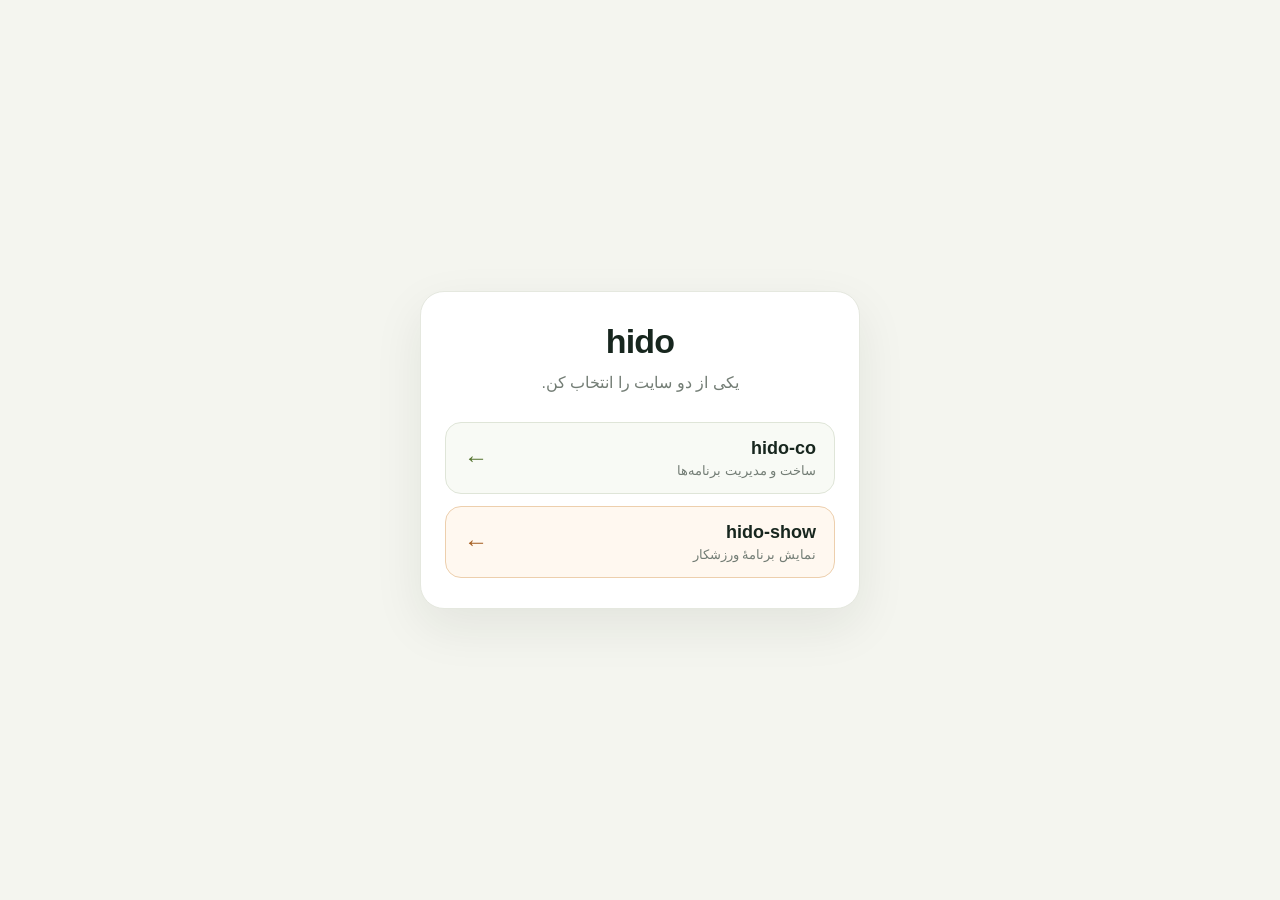
<file: index.html>
<!doctype html>
<html lang="fa" dir="rtl">
<head>
  <meta charset="utf-8">
  <meta name="viewport" content="width=device-width, initial-scale=1, viewport-fit=cover">
  <meta name="theme-color" content="#f4f5ef">
  <meta name="description" content="ورود به hido-co یا hido-show">
  <title>hido</title>
  <style>
    :root { color-scheme: light; font-family: Tahoma, Arial, sans-serif; background: #f4f5ef; color: #17261e; }
    * { box-sizing: border-box; }
    body { min-height: 100vh; min-height: 100svh; display: grid; place-items: center; margin: 0; padding: 24px; }
    main { width: min(100%, 440px); padding: 30px 24px; border: 1px solid #e5e8df; border-radius: 24px; background: #fff; box-shadow: 0 18px 50px #17261e14; text-align: center; }
    h1 { margin: 0 0 8px; font-size: 34px; letter-spacing: -.8px; }
    p { margin: 0 0 24px; color: #737d75; font-size: 16px; line-height: 1.8; }
    .site-links { display: grid; gap: 12px; }
    .site-button { display: flex; align-items: center; justify-content: space-between; gap: 14px; min-height: 72px; padding: 12px 18px; border: 1px solid #dfe5d8; border-radius: 16px; background: #f8faf5; color: inherit; text-align: right; text-decoration: none; transition: transform .15s ease, background .15s ease; -webkit-tap-highlight-color: transparent; }
    .site-button:active { transform: scale(.96); }
    .site-button strong { display: block; font-size: 18px; }
    .site-button small { display: block; margin-top: 4px; color: #737d75; font-size: 13px; }
    .site-button span:last-child { color: #54732e; font-size: 24px; }
    .site-button.is-show { border-color: #edcfad; background: #fff8f0; }
    .site-button.is-show span:last-child { color: #a45d20; }
    @media (prefers-reduced-motion: reduce) { .site-button { transition: none; } }
  </style>
</head>
<body>
  <main>
    <h1>hido</h1>
    <p>یکی از دو سایت را انتخاب کن.</p>
    <nav class="site-links" aria-label="انتخاب سایت">
      <a class="site-button" href="https://mhk-prog.github.io/hido/programs.html"><span><strong>hido-co</strong><small>ساخت و مدیریت برنامه‌ها</small></span><span aria-hidden="true">←</span></a>
      <a class="site-button is-show" href="https://mhk-prog.github.io/hido/hido-show.html"><span><strong>hido-show</strong><small>نمایش برنامهٔ ورزشکار</small></span><span aria-hidden="true">←</span></a>
    </nav>
  </main>
</body>
</html>
</file>
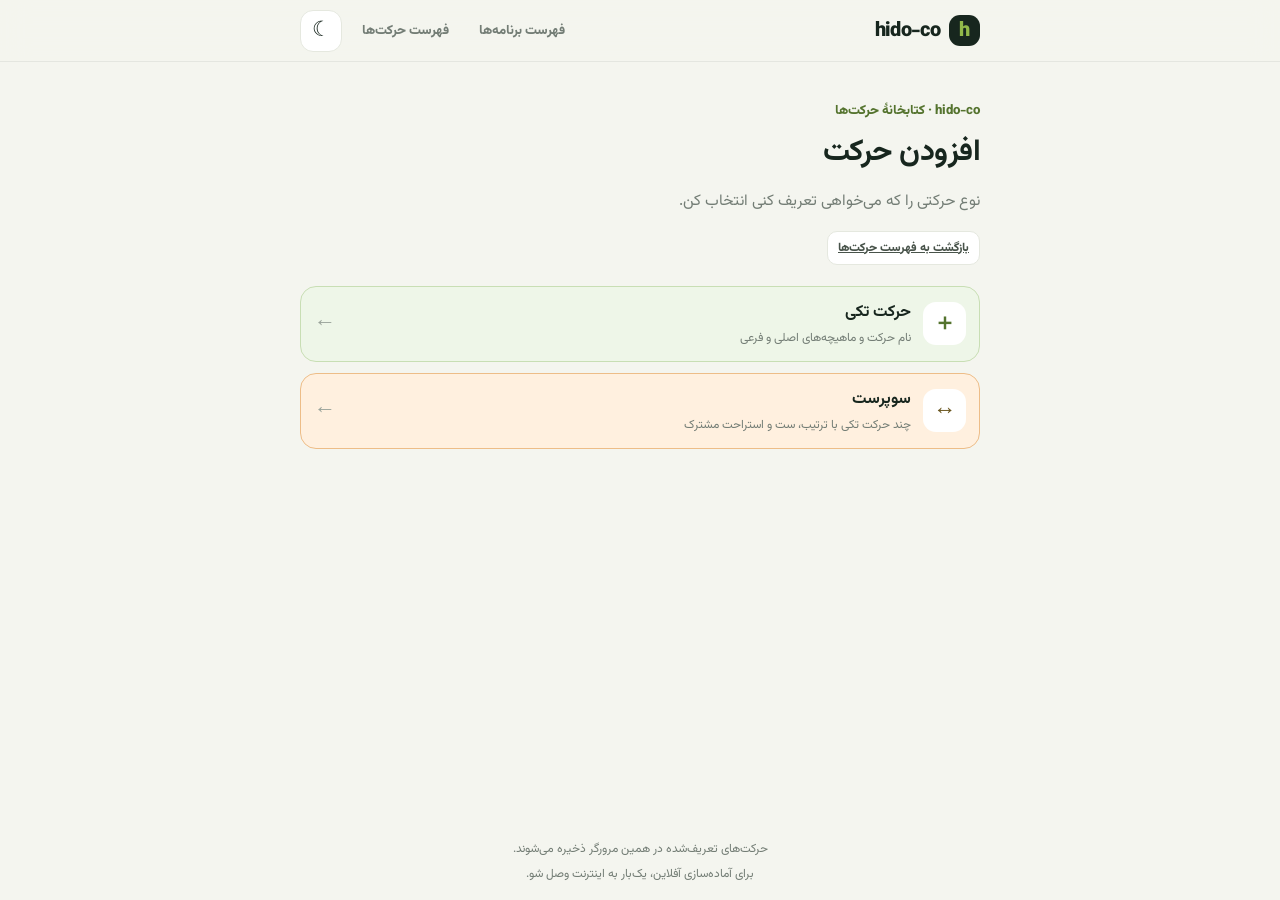
<file: exercise-editor.html>
<!doctype html>
<html lang="fa" dir="rtl">
<head>
  <meta charset="utf-8">
  <meta name="viewport" content="width=device-width, initial-scale=1, viewport-fit=cover">
  <meta name="theme-color" content="#17261e">
  <meta name="description" content="افزودن و ویرایش حرکت‌های تکی و سوپرست‌ها در hido-co">
  <title>افزودن حرکت | hido-co</title>
  <link rel="manifest" href="./manifest.webmanifest">
  <link rel="icon" href="./assets/icons/hido.svg" type="image/svg+xml">
  <link rel="preload" href="./assets/fonts/Vazirmatn-VF.woff2" as="font" type="font/woff2" crossorigin>
  <link rel="stylesheet" href="./styles.css">
</head>
<body data-page="exercise-editor">
  <div class="app-shell">
    <header class="topbar">
      <a class="brand" href="./programs.html" aria-label="خانهٔ hido-co"><span class="brand-mark">h</span><span>hido-co</span></a>
      <div class="topbar-tools">
        <nav class="page-nav" aria-label="فهرست‌های hido-co">
          <a href="./programs.html">فهرست برنامه‌ها</a>
          <a href="./exercises.html">فهرست حرکت‌ها</a>
        </nav>
        <button class="theme-toggle" type="button" data-action="toggle-theme" aria-label="تغییر به حالت تیره" title="تغییر به حالت تیره">☾</button>
      </div>
    </header>
    <main class="app-main" id="app" aria-live="polite">
      <p class="loading-message">در حال بارگذاری…</p>
    </main>
    <footer class="app-footer"><span>حرکت‌های تعریف‌شده در همین مرورگر ذخیره می‌شوند.</span><span id="offline-status" role="status">آماده‌سازی آفلاین…</span></footer>
  </div>
  <script src="./app.js" defer></script>
</body>
</html>
</file>
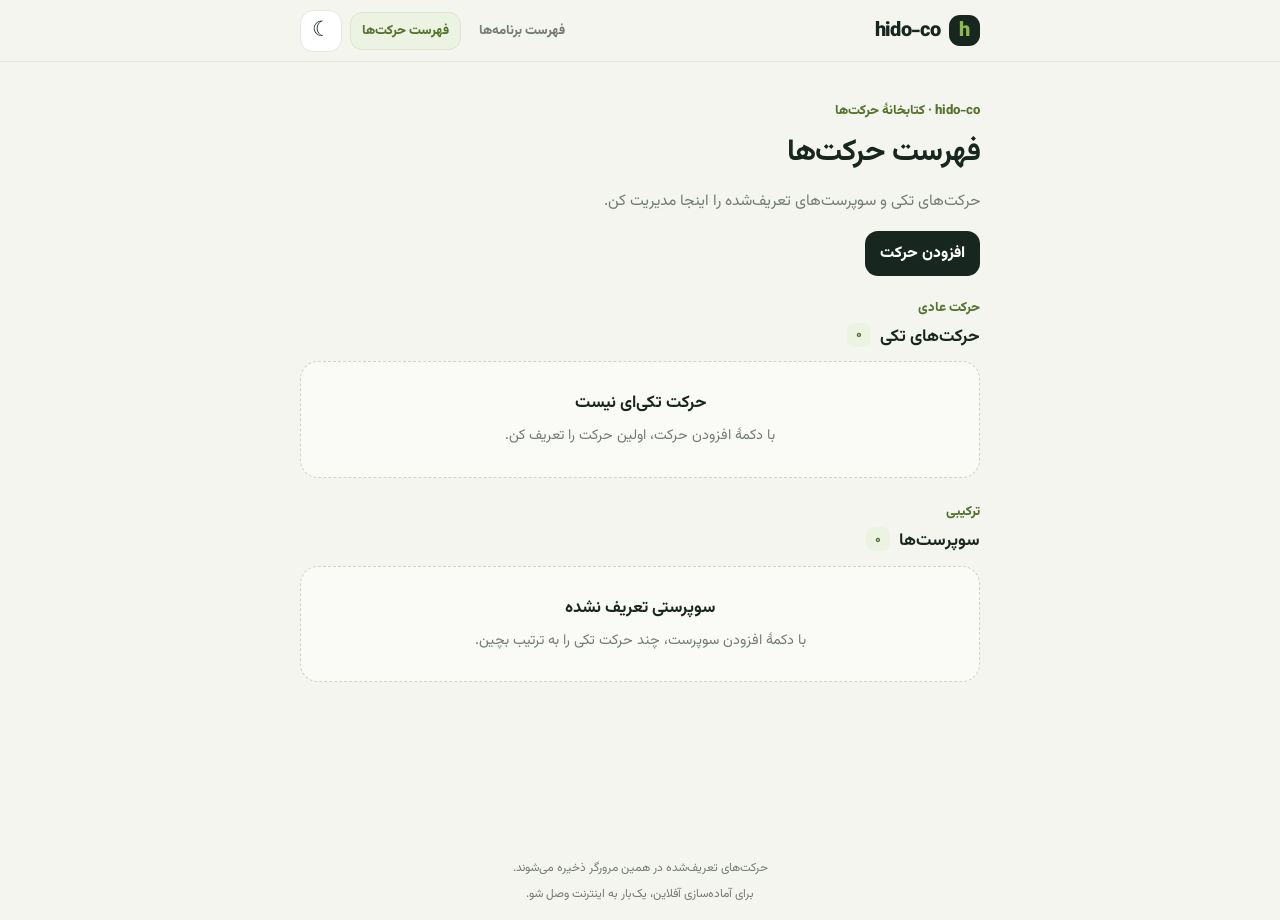
<file: exercises.html>
<!doctype html>
<html lang="fa" dir="rtl">
<head>
  <meta charset="utf-8">
  <meta name="viewport" content="width=device-width, initial-scale=1, viewport-fit=cover">
  <meta name="theme-color" content="#17261e">
  <meta name="description" content="فهرست حرکت‌های تکی و سوپرست‌ها در hido-co">
  <title>فهرست حرکت‌ها | hido-co</title>
  <link rel="manifest" href="./manifest.webmanifest">
  <link rel="icon" href="./assets/icons/hido.svg" type="image/svg+xml">
  <link rel="preload" href="./assets/fonts/Vazirmatn-VF.woff2" as="font" type="font/woff2" crossorigin>
  <link rel="stylesheet" href="./styles.css">
</head>
<body data-page="exercises">
  <div class="app-shell">
    <header class="topbar">
      <a class="brand" href="./programs.html" aria-label="خانهٔ hido-co"><span class="brand-mark">h</span><span>hido-co</span></a>
      <div class="topbar-tools">
        <nav class="page-nav" aria-label="صفحه‌های hido-co">
          <a href="./programs.html">فهرست برنامه‌ها</a>
          <a class="active" href="./exercises.html" aria-current="page">فهرست حرکت‌ها</a>
        </nav>
        <button class="theme-toggle" type="button" data-action="toggle-theme" aria-label="تغییر به حالت تیره" title="تغییر به حالت تیره">☾</button>
      </div>
    </header>
    <main class="app-main" id="app" aria-live="polite">
      <p class="loading-message">در حال بارگذاری…</p>
    </main>
    <footer class="app-footer"><span>حرکت‌های تعریف‌شده در همین مرورگر ذخیره می‌شوند.</span><span id="offline-status" role="status">آماده‌سازی آفلاین…</span></footer>
  </div>
  <script src="./app.js" defer></script>
</body>
</html>
</file>
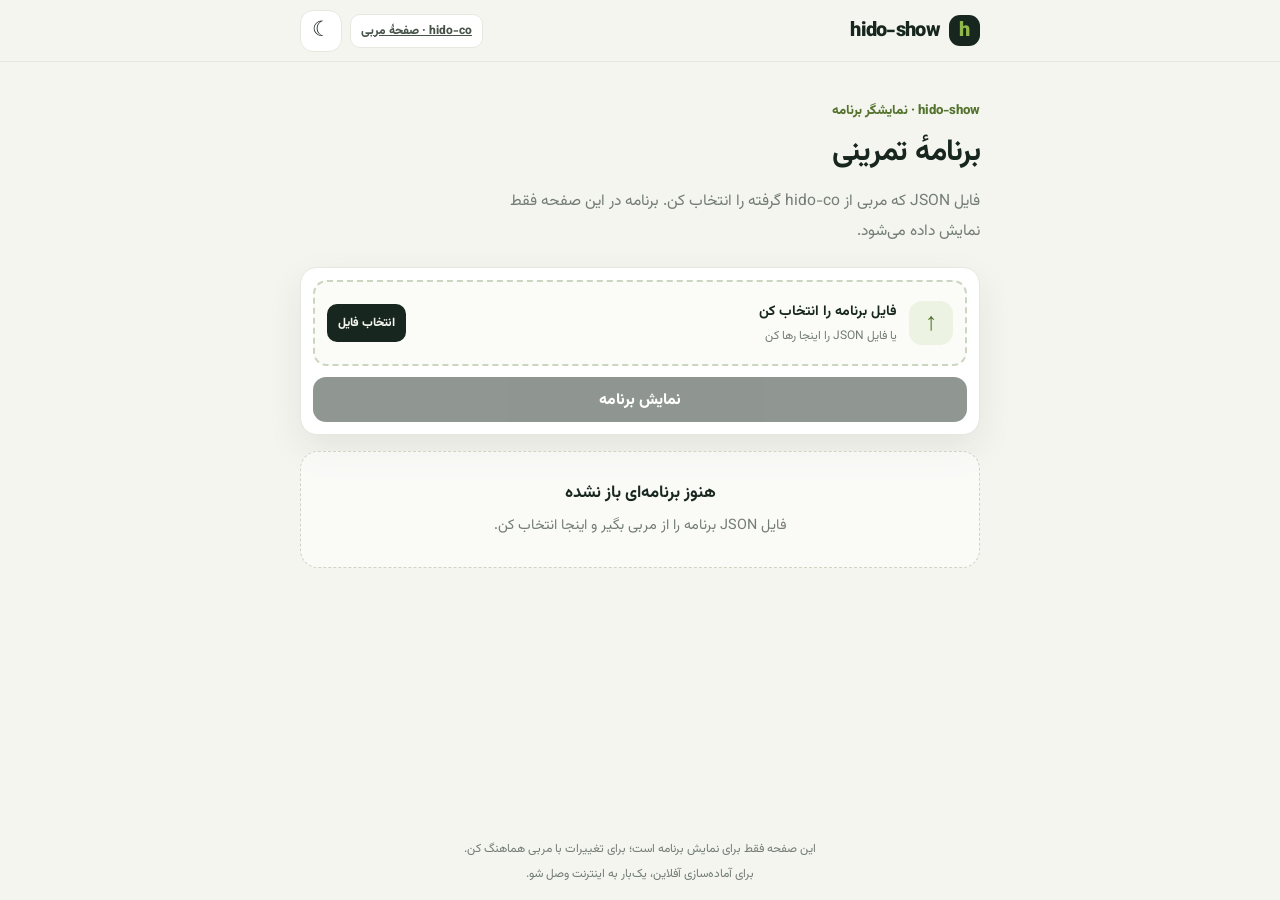
<file: hido-show.html>
<!doctype html>
<html lang="fa" dir="rtl">
<head>
  <meta charset="utf-8">
  <meta name="viewport" content="width=device-width, initial-scale=1, viewport-fit=cover">
  <meta name="theme-color" content="#17261e">
  <meta name="description" content="نمایش برنامه‌های تمرینی مربیان در hido-show">
  <title>hido-show | نمایش برنامه</title>
  <link rel="manifest" href="./hido-show.webmanifest">
  <link rel="icon" href="./assets/icons/hido.svg" type="image/svg+xml">
  <link rel="preload" href="./assets/fonts/Vazirmatn-VF.woff2" as="font" type="font/woff2" crossorigin>
  <link rel="stylesheet" href="./styles.css">
</head>
<body data-page="show">
  <div class="app-shell">
    <header class="topbar">
      <a class="brand" href="./hido-show.html" aria-label="خانهٔ hido-show"><span class="brand-mark">h</span><span>hido-show</span></a>
      <div class="topbar-tools">
        <a class="small-action" href="./programs.html">hido-co · صفحهٔ مربی</a>
        <button class="theme-toggle" type="button" data-action="toggle-theme" aria-label="تغییر به حالت تیره" title="تغییر به حالت تیره">☾</button>
      </div>
    </header>
    <main class="app-main" id="show-app" aria-live="polite">
      <p class="loading-message">در حال بارگذاری…</p>
    </main>
    <footer class="app-footer"><span>این صفحه فقط برای نمایش برنامه است؛ برای تغییرات با مربی هماهنگ کن.</span><span id="show-offline-status" role="status">آماده‌سازی آفلاین…</span></footer>
  </div>
  <script src="./show.js" defer></script>
</body>
</html>
</file>
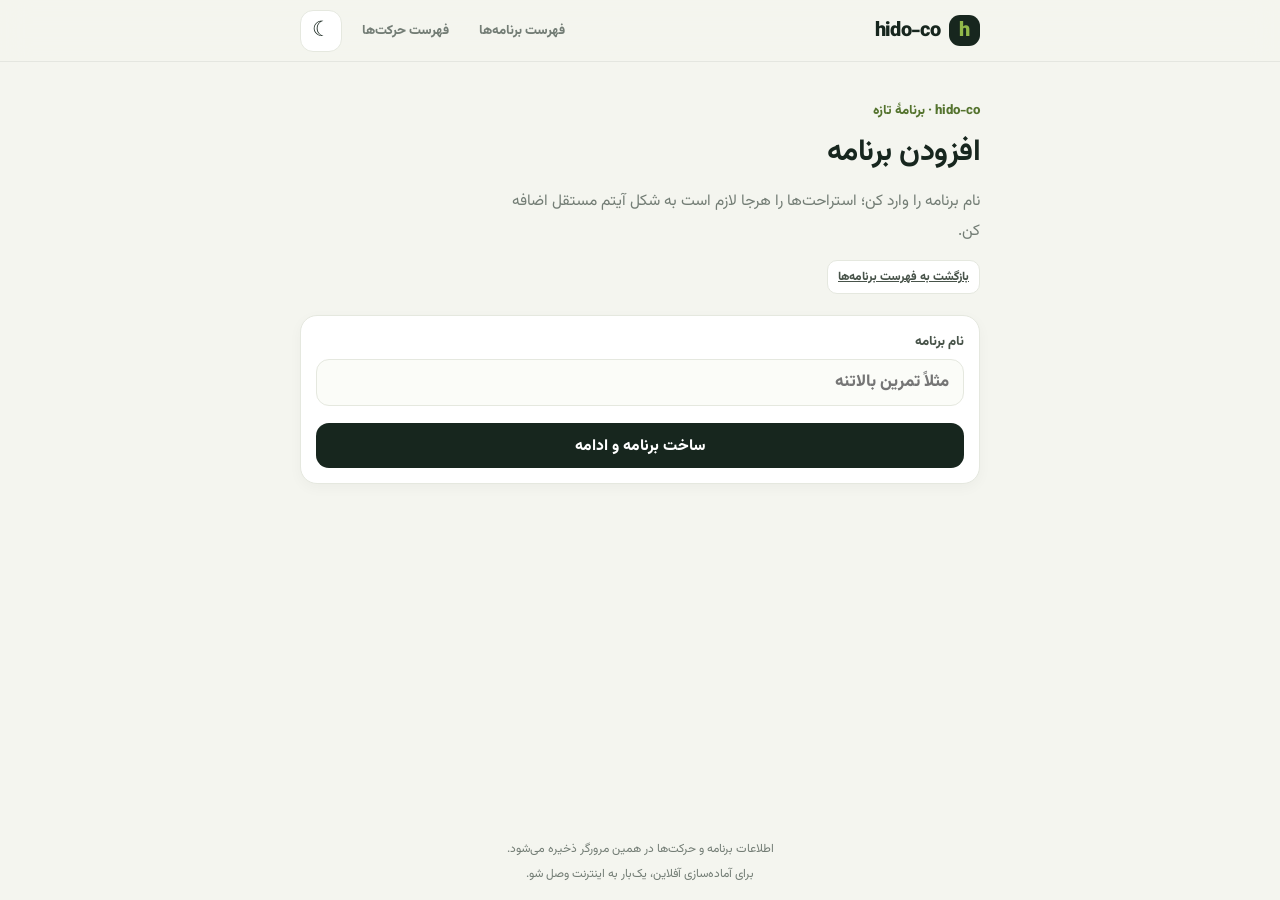
<file: program-editor.html>
<!doctype html>
<html lang="fa" dir="rtl">
<head>
  <meta charset="utf-8">
  <meta name="viewport" content="width=device-width, initial-scale=1, viewport-fit=cover">
  <meta name="theme-color" content="#17261e">
  <meta name="description" content="افزودن و ویرایش برنامه‌های تمرینی در hido-co">
  <title>افزودن برنامه | hido-co</title>
  <link rel="manifest" href="./manifest.webmanifest">
  <link rel="icon" href="./assets/icons/hido.svg" type="image/svg+xml">
  <link rel="preload" href="./assets/fonts/Vazirmatn-VF.woff2" as="font" type="font/woff2" crossorigin>
  <link rel="stylesheet" href="./styles.css">
</head>
<body data-page="program">
  <div class="app-shell">
    <header class="topbar">
      <a class="brand" href="./programs.html" aria-label="خانهٔ hido-co"><span class="brand-mark">h</span><span>hido-co</span></a>
      <div class="topbar-tools">
        <nav class="page-nav" aria-label="فهرست‌های hido-co">
          <a href="./programs.html">فهرست برنامه‌ها</a>
          <a href="./exercises.html">فهرست حرکت‌ها</a>
        </nav>
        <button class="theme-toggle" type="button" data-action="toggle-theme" aria-label="تغییر به حالت تیره" title="تغییر به حالت تیره">☾</button>
      </div>
    </header>
    <main class="app-main" id="app" aria-live="polite">
      <p class="loading-message">در حال بارگذاری…</p>
    </main>
    <footer class="app-footer"><span>اطلاعات برنامه و حرکت‌ها در همین مرورگر ذخیره می‌شود.</span><span id="offline-status" role="status">آماده‌سازی آفلاین…</span></footer>
  </div>
  <script src="./app.js" defer></script>
</body>
</html>
</file>
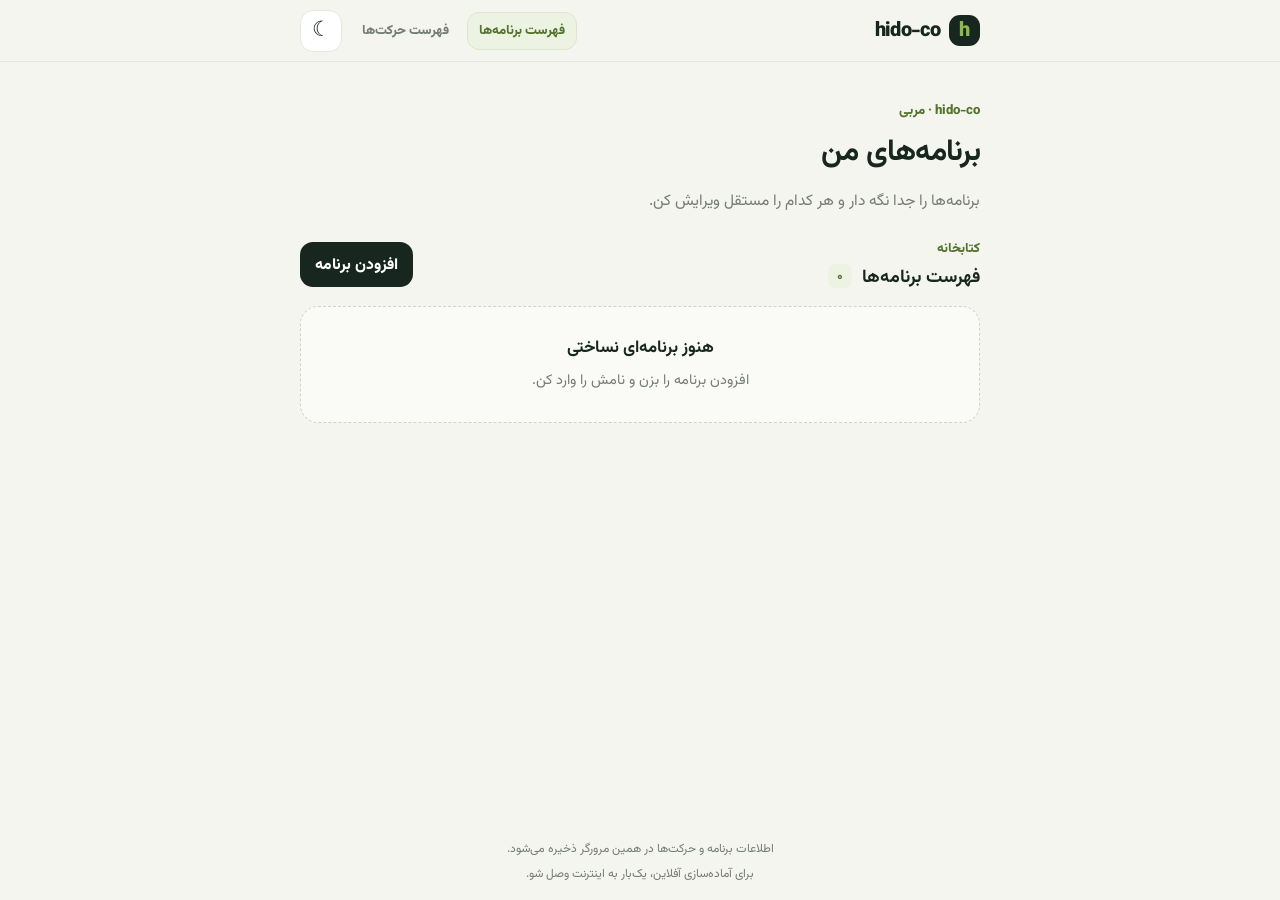
<file: programs.html>
<!doctype html>
<html lang="fa" dir="rtl">
<head>
  <meta charset="utf-8">
  <meta name="viewport" content="width=device-width, initial-scale=1, viewport-fit=cover">
  <meta name="theme-color" content="#17261e">
  <meta name="description" content="فهرست برنامه‌های تمرینی مربیان در hido-co">
  <title>فهرست برنامه‌ها | hido-co</title>
  <link rel="manifest" href="./manifest.webmanifest">
  <link rel="icon" href="./assets/icons/hido.svg" type="image/svg+xml">
  <link rel="preload" href="./assets/fonts/Vazirmatn-VF.woff2" as="font" type="font/woff2" crossorigin>
  <link rel="stylesheet" href="./styles.css">
</head>
<body data-page="programs">
  <div class="app-shell">
    <header class="topbar">
      <a class="brand" href="./programs.html" aria-label="خانهٔ hido-co"><span class="brand-mark">h</span><span>hido-co</span></a>
      <div class="topbar-tools">
        <nav class="page-nav" aria-label="صفحه‌های hido-co">
          <a class="active" href="./programs.html" aria-current="page">فهرست برنامه‌ها</a>
          <a href="./exercises.html">فهرست حرکت‌ها</a>
        </nav>
        <button class="theme-toggle" type="button" data-action="toggle-theme" aria-label="تغییر به حالت تیره" title="تغییر به حالت تیره">☾</button>
      </div>
    </header>
    <main class="app-main" id="app" aria-live="polite">
      <p class="loading-message">در حال بارگذاری…</p>
    </main>
    <footer class="app-footer"><span>اطلاعات برنامه و حرکت‌ها در همین مرورگر ذخیره می‌شود.</span><span id="offline-status" role="status">آماده‌سازی آفلاین…</span></footer>
  </div>
  <script src="./app.js" defer></script>
</body>
</html>
</file>
<file: styles.css>
@font-face {
  font-family: "Vazirmatn";
  src: url("./assets/fonts/Vazirmatn-VF.woff2") format("woff2");
  font-weight: 100 900;
  font-style: normal;
  font-display: swap;
}

:root {
  color-scheme: light;
  --ink: #17261e;
  --muted: #737d75;
  --paper: #f4f5ef;
  --surface: #ffffff;
  --line: #e5e8df;
  --accent: #91b84a;
  --accent-dark: #54732e;
  --soft-green: #edf3e2;
  --primary-muscle: #d83f45;
  --secondary-muscle: #d7ad43;
  --shadow: 0 14px 36px rgba(23, 38, 30, .08);
  --input-surface: #fbfcf8;
  --warm-surface: #fbf7eb;
  --warm-card: #fffefa;
  --warm-line: #e8debd;
  --warm-ink: #69551e;
  --single-card: #eef6e8;
  --single-card-line: #c8deb4;
  --superset-card: #fff0df;
  --superset-card-line: #edbd88;
  --danger-surface: #fff8f7;
  --danger-line: #ecd3d0;
  --danger-ink: #a44237;
  font-family: "Vazirmatn", Tahoma, "Segoe UI", sans-serif;
  font-size: 18px;
  font-feature-settings: "ss01";
}
* { box-sizing: border-box; }
html { min-height: 100%; background: var(--paper); }
body { min-height: 100vh; margin: 0; background: var(--paper); color: var(--ink); }
button, input { font: inherit; }
button, a, [role="button"] { -webkit-tap-highlight-color: transparent; touch-action: manipulation; }
button { cursor: pointer; }
button:disabled { opacity: .45; cursor: default; }
.app-shell { min-height: 100vh; min-height: 100svh; display: flex; flex-direction: column; }
.topbar {
  position: sticky;
  top: 0;
  z-index: 5;
  display: flex;
  align-items: center;
  justify-content: space-between;
  min-height: 62px;
  padding: 0 max(18px, calc((100vw - 680px) / 2));
  border-bottom: 1px solid rgba(23, 38, 30, .07);
  background: rgba(244, 245, 239, .94);
  backdrop-filter: blur(14px);
}
.brand { display: inline-flex; align-items: center; gap: 9px; color: var(--ink); font-size: 20px; font-weight: 900; letter-spacing: -.7px; text-decoration: none; }
.brand-mark { display: grid; width: 31px; height: 31px; place-items: center; border-radius: 11px; background: var(--ink); color: var(--accent); font-size: 20px; }
.topbar-note { color: var(--muted); font-size: 14.4px; font-weight: 700; }
.topbar-tools { display: flex; align-items: center; gap: 8px; }
.theme-toggle { display: inline-grid; flex: 0 0 auto; width: 42px; height: 42px; place-items: center; border: 1px solid var(--line); border-radius: 13px; background: var(--surface); color: var(--ink); font-size: 21px; }
.app-main { width: min(100% - 24px, 680px); margin: 0 auto; padding: 24px 0 140px; flex: 1; }
.page-heading { margin-bottom: 21px; }
.eyebrow { margin: 0 0 5px; color: var(--accent-dark); font-size: 13.2px; font-weight: 800; }
h1, h2, h3, p { margin-top: 0; }
h1 { margin-bottom: 7px; font-size: clamp(23px, 6vw, 30px); line-height: 1.4; letter-spacing: -.5px; }
h2 { margin-bottom: 0; font-size: 18px; }
.page-intro { max-width: 480px; margin: 0; color: var(--muted); font-size: 15.6px; line-height: 1.9; }
.new-exercise-form { display: flex; gap: 9px; margin: 0 0 22px; padding: 9px; border: 1px solid var(--line); border-radius: 18px; background: var(--surface); box-shadow: var(--shadow); }
.text-input { width: 100%; min-width: 0; min-height: 47px; padding: 0 14px; border: 1px solid var(--line); border-radius: 13px; outline: none; background: var(--input-surface); color: var(--ink); font-size: 16.8px; }
.text-input:focus { border-color: #99b66a; box-shadow: 0 0 0 3px rgba(145, 184, 74, .14); }
.primary-button, .back-button, .danger-button {
  display: inline-flex;
  align-items: center;
  justify-content: center;
  min-height: 45px;
  padding: 0 15px;
  border: 0;
  border-radius: 13px;
  cursor: pointer;
  font-size: 15.6px;
  font-weight: 800;
  white-space: nowrap;
}
.primary-button { background: var(--ink); color: white; }
.primary-button:active, .back-button:active, .danger-button:active, .exercise-row:active { transform: scale(.95); }
.exercise-list { display: grid; gap: 10px; }
.exercise-row {
  display: flex;
  align-items: center;
  gap: 13px;
  width: 100%;
  min-height: 74px;
  padding: 12px 14px;
  border: 1px solid var(--line);
  border-radius: 17px;
  background: var(--surface);
  color: var(--ink);
  text-align: right;
  cursor: default;
  box-shadow: 0 4px 14px rgba(23, 38, 30, .035);
}
.exercise-number { display: grid; flex: 0 0 40px; width: 40px; height: 40px; place-items: center; border-radius: 14px; background: var(--soft-green); color: var(--accent-dark); font-size: 18px; font-weight: 900; }
.exercise-copy { display: grid; gap: 6px; min-width: 0; flex: 1; }
.exercise-copy strong { overflow: hidden; font-size: 16.8px; text-overflow: ellipsis; white-space: nowrap; }
.exercise-meta { color: var(--muted); font-size: 13.2px; }
.exercise-row-actions { display: flex; flex: 0 0 auto; gap: 6px; }
.exercise-row-actions .icon-action { width: 39px; height: 39px; font-size: 19px; }
.definition-library-section { margin: 0 0 23px; }
.definition-library-section .section-heading { gap: 8px; align-items: end; }
.definition-library-section .section-heading .primary-button,
.definition-library-section .section-heading .secondary-button { min-height: 41px; padding-inline: 11px; font-size: 13.2px; }
.definition-library-section .section-heading h2 { font-size: 17px; }
.row-arrow { color: #9ba49b; font-size: 22px; line-height: 1; }
.empty-state { padding: 28px 20px; border: 1px dashed #cdd5c5; border-radius: 18px; color: var(--muted); text-align: center; background: rgba(255,255,255,.5); }
.empty-state strong { display: block; margin-bottom: 7px; color: var(--ink); font-size: 16.8px; }
.empty-state p { margin: 0; font-size: 14.4px; line-height: 1.8; }
.detail-top { display: flex; align-items: center; gap: 11px; margin-bottom: 14px; }
.back-button { flex: 0 0 auto; min-width: 44px; padding: 0 12px; border: 1px solid var(--line); background: var(--surface); color: var(--ink); font-size: 18px; }
.detail-title { min-width: 0; flex: 1; }
.detail-title .eyebrow { margin-bottom: 1px; }
.detail-title h1 { overflow-wrap: anywhere; margin: 0; font-size: clamp(20px, 5vw, 26px); }
.danger-button { min-height: 36px; padding: 0 11px; border: 1px solid var(--danger-line); background: var(--danger-surface); color: var(--danger-ink); font-size: 13.2px; }
.map-instructions { display: flex; align-items: flex-start; gap: 9px; margin: 0 0 12px; padding: 12px 13px; border-radius: 14px; background: var(--soft-green); color: #43523e; font-size: 13.2px; line-height: 1.8; }
.instruction-icon { color: var(--accent-dark); font-size: 10.8px; line-height: 2; }
.body-map { display: grid; min-height: 250px; max-height: 68svh; place-items: center; overflow: hidden; overscroll-behavior: contain; border: 1px solid var(--line); border-radius: 18px; background: #fff; }
.body-map svg { display: block; width: min(100%, 470px); height: auto; max-height: 68svh; object-fit: contain; }
.body-map-fallback { display: block; width: min(100%, 360px); max-height: 64svh; padding: 8px; object-fit: contain; }
.body-map .muscle-area { cursor: pointer; touch-action: manipulation; transform-box: fill-box; transform-origin: center; transition: filter .12s ease, transform .12s ease; }
.body-map .muscle-area.is-pressed { transform: scale(.97); }
.body-map .muscle-area:hover { filter: brightness(.88); }
.body-map .muscle-area.is-primary path { fill: var(--primary-muscle) !important; stroke: #fff !important; stroke-width: 2.4px !important; }
.body-map .muscle-area.is-secondary path { fill: var(--secondary-muscle) !important; stroke: #fff !important; stroke-width: 2.4px !important; }
.body-map .muscle-area:focus-visible path { stroke: #17261e !important; stroke-width: 4px !important; }
.map-note { min-height: 18px; margin: 8px 2px 5px; color: var(--muted); text-align: center; font-size: 12px; line-height: 1.7; }
.map-legend { display: flex; justify-content: center; gap: 20px; margin: 7px 0 13px; color: var(--muted); font-size: 13.2px; }
.map-legend span { display: inline-flex; align-items: center; gap: 6px; }
.legend-dot { width: 10px; height: 10px; border-radius: 50%; }
.primary-dot { background: var(--primary-muscle); }
.secondary-dot { background: var(--secondary-muscle); }
.selection-toast { position: fixed; z-index: 25; right: 50%; bottom: calc(82px + env(safe-area-inset-bottom)); max-width: calc(100vw - 36px); padding: 10px 15px; border-radius: 999px; background: var(--ink); color: #fff; text-align: center; font-size: 14.4px; opacity: 0; pointer-events: none; transform: translate(50%, 8px); transition: opacity .15s ease, transform .15s ease; }
.selection-toast.show { opacity: 1; transform: translate(50%, 0); }
.role-dock { position: fixed; z-index: 20; right: 50%; bottom: 0; display: flex; gap: 8px; width: min(100%, 680px); padding: 10px 12px max(12px, env(safe-area-inset-bottom)); border: 1px solid rgba(23, 38, 30, .1); border-bottom: 0; border-radius: 18px 18px 0 0; background: rgba(255, 255, 255, .96); box-shadow: 0 -8px 28px rgba(23, 38, 30, .1); backdrop-filter: blur(16px); transform: translateX(50%); }
.role-button { display: flex; align-items: center; justify-content: space-between; gap: 8px; flex: 1; min-height: 47px; padding: 0 15px; border: 1px solid var(--line); border-radius: 13px; background: var(--input-surface); color: var(--ink); cursor: pointer; }
.role-button span { font-size: 16.8px; font-weight: 900; }
.role-button small { color: var(--muted); font-size: 12px; }
.role-button small b { color: inherit; font-size: 15.6px; }
.role-button.active[data-role="primary"] { border-color: var(--primary-muscle); background: var(--primary-muscle); color: #fff; }
.role-button.active[data-role="primary"] small { color: rgba(255,255,255,.82); }
.role-button.active[data-role="secondary"] { border-color: var(--secondary-muscle); background: var(--secondary-muscle); color: #332810; }
.role-button.active[data-role="secondary"] small { color: rgba(51,40,16,.75); }
.app-footer { padding: 13px 18px max(14px, env(safe-area-inset-bottom)); color: var(--muted); text-align: center; font-size: 12px; }
@media (min-width: 700px) {
  .app-main { padding-top: 38px; }
  .body-map { max-height: 72vh; }
  .body-map svg { max-height: 72vh; }
}
@media (max-width: 390px) {
  .app-main { width: min(100% - 16px, 680px); padding-top: 16px; }
  .detail-top { gap: 7px; }
  .danger-button { padding-inline: 8px; }
  .role-button { padding-inline: 11px; }
  .map-instructions { padding: 10px; }
}
@media (prefers-reduced-motion: reduce) {
  *, *::before, *::after { scroll-behavior: auto !important; animation-duration: .01ms !important; transition-duration: .01ms !important; }
}



/* Workout planner */
.plan-settings, .movement-settings {
  margin: 0 0 18px;
  padding: 15px;
  border: 1px solid var(--line);
  border-radius: 17px;
  background: var(--surface);
  box-shadow: 0 4px 14px rgba(23, 38, 30, .035);
}
.plan-settings .section-heading { margin-bottom: 13px; }
.section-heading { display: flex; align-items: center; justify-content: space-between; margin: 0 0 11px; }
.heading-count { display: inline-grid; min-width: 24px; height: 24px; place-items: center; margin-inline-start: 5px; border-radius: 8px; background: var(--soft-green); color: var(--accent-dark); font-size: 13.2px; vertical-align: 2px; }
.field-label { display: grid; gap: 7px; color: #475349; font-size: 13.2px; font-weight: 800; line-height: 1.6; }
.field-label > span { display: inline; color: var(--muted); font-weight: 500; }
.number-input, .select-input {
  width: 100%;
  min-width: 0;
  min-height: 43px;
  padding: 0 11px;
  border: 1px solid var(--line);
  border-radius: 12px;
  outline: none;
  background: var(--input-surface);
  color: var(--ink);
  font-size: 16.8px;
}
.number-input:focus, .select-input:focus { border-color: #99b66a; box-shadow: 0 0 0 3px rgba(145, 184, 74, .14); }
.plan-settings > .field-label { margin-bottom: 12px; }
.rest-grid { display: grid; grid-template-columns: repeat(2, minmax(0, 1fr)); gap: 10px; }
.field-help { grid-column: 1 / -1; margin: 0; color: var(--muted); font-size: 12px; line-height: 1.8; }
.add-movement-form { display: flex; gap: 9px; margin: 0 0 14px; padding: 8px; border: 1px solid var(--line); border-radius: 17px; background: var(--surface); box-shadow: var(--shadow); }
.add-movement-form .text-input { flex: 1; }
.movement-section-heading { margin: 18px 2px 10px; }
.movement-block-list { display: grid; gap: 11px; }
.movement-block { min-width: 0; padding: 10px; border: 1px solid var(--line); border-radius: 17px; background: var(--surface); box-shadow: 0 4px 14px rgba(23, 38, 30, .035); }
.movement-block.is-superset { border-color: var(--warm-line); background: var(--warm-card); }
.movement-rows { display: grid; gap: 4px; }
.movement-row { display: flex; align-items: center; gap: 9px; width: 100%; min-height: 62px; padding: 8px 5px; border: 0; border-radius: 12px; background: transparent; color: var(--ink); text-align: right; cursor: pointer; }
.movement-row:active { transform: scale(.95); }
.movement-position, .pair-marker { display: grid; flex: 0 0 auto; min-width: 31px; height: 31px; place-items: center; padding: 0 5px; border-radius: 10px; background: var(--soft-green); color: var(--accent-dark); font-size: 12px; font-weight: 900; }
.pair-marker { background: var(--warm-surface); color: var(--warm-ink); font-size: 10.8px; }
.movement-copy { display: grid; flex: 1; gap: 5px; min-width: 0; }
.movement-copy strong { overflow: hidden; font-size: 15.6px; text-overflow: ellipsis; white-space: nowrap; }
.movement-copy > span { color: var(--muted); font-size: 12px; line-height: 1.5; }
.category-badge { flex: 0 0 auto; padding: 5px 7px; border-radius: 8px; font-size: 10.8px; font-weight: 800; }
.main-category { background: #e7f0e3; color: #3c6b38; }
.accessory-category { background: #f3eedc; color: #78642e; }
.superset-heading { display: flex; align-items: center; flex-wrap: wrap; gap: 7px; padding: 3px 4px 9px; color: #69551e; font-size: 12px; }
.superset-heading > span:last-child { color: #86754c; }
.superset-mark { display: grid; width: 22px; height: 22px; place-items: center; border-radius: 7px; background: #e7d9ae; font-weight: 900; }
.block-footer { display: flex; align-items: center; justify-content: space-between; flex-wrap: wrap; gap: 7px; margin-top: 5px; padding: 8px 4px 0; border-top: 1px solid rgba(23, 38, 30, .07); color: var(--muted); font-size: 12px; }
.block-actions { display: flex; align-items: center; flex-wrap: wrap; gap: 6px; }
.small-action { display: inline-flex; align-items: center; justify-content: center; min-height: 34px; padding: 0 10px; border: 1px solid var(--line); border-radius: 10px; background: #fff; color: #48534a; font-size: 12px; font-weight: 800; cursor: pointer; touch-action: manipulation; }
.small-action:active { background: var(--soft-green); }
.small-action:disabled { opacity: .38; cursor: default; }
.icon-action { min-width: 35px; padding: 0; font-size: 17px; }
.movement-settings { display: grid; grid-template-columns: repeat(2, minmax(0, 1fr)); gap: 11px; margin-bottom: 16px; }
.prescription-preview { grid-column: 1 / -1; padding: 11px 12px; border-radius: 12px; background: var(--soft-green); color: var(--accent-dark); text-align: center; font-size: 14.4px; font-weight: 900; }
.movement-settings .field-help { padding: 0 2px; }
.compact-empty { margin-top: 12px; }
@media (max-width: 390px) {
  .plan-settings, .movement-settings { padding: 12px; }
  .movement-settings { grid-template-columns: 1fr 1fr; gap: 9px; }
  .movement-settings .field-label { font-size: 12px; }
  .movement-row { gap: 6px; }
  .category-badge { padding-inline: 5px; }
  .block-footer { align-items: flex-start; }
  .block-actions { justify-content: flex-start; }
  .small-action { padding-inline: 8px; }
  .icon-action { min-width: 33px; padding: 0; }
}


/* Two-page exercise library and program builder */
.page-nav { display: flex; align-items: center; gap: 6px; }
.page-nav a { display: inline-flex; align-items: center; justify-content: center; min-height: 38px; padding: 0 11px; border: 1px solid transparent; border-radius: 12px; color: var(--muted); font-size: 13.2px; font-weight: 800; text-decoration: none; white-space: nowrap; }
.page-nav a.active { border-color: #dce5cf; background: var(--soft-green); color: var(--accent-dark); }
.program-block-list { display: grid; gap: 12px; }
.program-block { min-width: 0; padding: 11px; border: 1px solid var(--line); border-radius: 17px; background: var(--surface); box-shadow: 0 4px 14px rgba(23, 38, 30, .035); }
.program-block.is-superset { border-color: var(--superset-card-line); background: var(--superset-card); }
.program-block.is-single { border-color: var(--single-card-line); background: var(--single-card); }
.program-block.is-superset .program-movement { border-color: var(--superset-card-line); background: rgba(255,255,255,.5); }
.program-block.is-single .program-movement { border-color: var(--single-card-line); background: rgba(255,255,255,.52); }
.program-block-items { display: grid; gap: 9px; }
.program-movement { min-width: 0; padding: 10px; border: 1px solid var(--line); border-radius: 13px; background: var(--surface); }
.program-movement-heading { display: flex; align-items: center; flex-wrap: wrap; gap: 8px; margin-bottom: 10px; }
.program-movement-heading strong { min-width: 100px; flex: 1; font-size: 15.6px; }
.program-movement-heading > a { color: var(--accent-dark); font-size: 12px; font-weight: 700; text-decoration: none; }
.remove-action { color: var(--danger-ink); }
.prescription-grid { display: grid; grid-template-columns: repeat(2, minmax(0, 1fr)); gap: 9px; }
.prescription-grid .field-label { min-width: 0; }
.prescription-grid .number-input, .prescription-grid .select-input { min-height: 40px; }
.superset-settings { margin-bottom: 10px; padding: 10px; border: 1px solid var(--warm-line); border-radius: 13px; background: var(--warm-surface); }
.superset-heading { display: flex; flex-wrap: wrap; align-items: baseline; justify-content: space-between; gap: 5px; margin-bottom: 9px; color: #69551e; font-size: 13.2px; }
.superset-heading span { color: #86754c; font-size: 12px; }
.add-superset-movement-form { display: grid; grid-template-columns: minmax(0, 1fr) auto; gap: 8px; margin-top: 10px; }
.add-superset-movement-form .select-input { min-height: 40px; }
.member-actions { display: flex; gap: 4px; }
.member-actions .icon-action { min-width: 32px; min-height: 32px; }
.new-exercise-form { display: grid; grid-template-columns: minmax(0, 1fr) 154px auto; }
.definition-kind-select { min-height: 47px; }
.definition-kind-badge { display: inline-flex; margin: -5px 0 12px; padding: 6px 9px; border-radius: 9px; background: var(--soft-green); color: var(--accent-dark); font-size: 12px; font-weight: 800; }
.superset-definition-builder { display: grid; gap: 12px; }
.superset-definition-settings { display: grid; grid-template-columns: repeat(2, minmax(0, 1fr)); gap: 9px; padding: 12px; border: 1px solid var(--warm-line); border-radius: 14px; background: var(--warm-surface); }
.superset-definition-settings .field-label { min-width: 0; }
.superset-definition-list { display: grid; gap: 9px; }
.superset-definition-movement { min-width: 0; padding: 10px; border: 1px solid var(--warm-line); border-radius: 13px; background: var(--warm-card); }
.superset-definition-movement-heading { display: flex; align-items: center; flex-wrap: wrap; gap: 7px; margin-bottom: 10px; }
.superset-definition-movement-heading strong { min-width: 90px; flex: 1; font-size: 14.4px; }
.compound-program-movement { border-color: var(--warm-line); background: var(--warm-card); }
.compound-summary { display: flex; flex-wrap: wrap; gap: 6px 12px; margin: 2px 0 10px; color: #69551e; font-size: 12px; }
.compound-summary strong { font-size: 13.2px; }
.compound-preview { display: grid; gap: 5px; margin: 0; padding: 9px 27px 9px 10px; border-radius: 10px; background: var(--warm-surface); }
.compound-preview li { display: flex; flex-wrap: wrap; justify-content: space-between; gap: 4px 9px; color: var(--ink); font-size: 13.2px; }
.compound-preview small { color: var(--muted); font-size: 12px; }
.program-list-heading { margin-bottom: 14px; }
.program-list { display: grid; gap: 11px; }
.program-list-card { display: flex; align-items: center; justify-content: space-between; gap: 14px; padding: 16px; border: 1px solid var(--line); border-radius: 17px; background: var(--surface); box-shadow: 0 4px 14px rgba(23,38,30,.035); }
.program-list-card h2 { overflow-wrap: anywhere; margin-bottom: 5px; font-size: 18px; }
.program-list-card .field-help { font-size: 12px; }
.program-card-actions { display: grid; flex: 0 0 auto; gap: 8px; }
.program-card-actions > * { width: 100%; }
.link-button { text-decoration: none; }
.definition-editor { margin-top: 12px; padding: 14px 12px 110px; border: 1px solid var(--line); border-radius: 18px; background: var(--surface); }
.definition-editor.superset-definition-editor { padding-bottom: 16px; }
.definition-editor > .field-label { margin: 0 0 13px; }
.library-page .exercise-list { display: grid; gap: 9px; }
.text-link { display: inline-flex; margin-top: 12px; color: var(--accent-dark); font-size: 14.4px; font-weight: 800; text-decoration: none; }
@media (max-width: 390px) {
  .topbar { gap: 8px; padding-inline: 10px; }
  .brand { gap: 6px; font-size: 18px; }
  .page-nav { gap: 3px; }
  .page-nav a { min-height: 36px; padding-inline: 7px; font-size: 12px; }
  .program-block { padding: 8px; }
  .program-movement { padding: 8px; }
  .prescription-grid { gap: 8px; }
  .add-superset-movement-form { grid-template-columns: 1fr; }
  .add-superset-movement-form .small-action { min-height: 40px; }
  .new-exercise-form { grid-template-columns: minmax(0, 1fr) minmax(0, 1fr); }
  .new-exercise-form .text-input { grid-column: 1 / -1; }
  .new-exercise-form .primary-button { width: 100%; }
  .superset-definition-settings { grid-template-columns: 1fr; }
}
.add-movement-form .select-input { flex: 1; }

/* Offline font, accessible controls, and persistent color themes */
.page-heading { display: grid; gap: 6px; }
.heading-actions { display: flex; align-items: center; flex-wrap: wrap; gap: 8px; margin-top: 8px; }
.export-button { min-height: 45px; padding: 0 16px; border: 0; border-radius: 13px; background: var(--ink); color: var(--paper); font-weight: 800; }
.show-import-form { display: grid; gap: 11px; margin: 0 0 16px; padding: 12px; border: 1px solid var(--line); border-radius: 17px; background: var(--surface); box-shadow: var(--shadow); }
.file-dropzone { position: relative; display: flex; align-items: center; gap: 12px; min-width: 0; min-height: 86px; padding: 12px; border: 2px dashed #cbd6c1; border-radius: 14px; background: var(--input-surface); color: var(--ink); cursor: pointer; transition: border-color .15s ease, background .15s ease; }
.file-input { position: absolute; z-index: 1; inset: 0; width: 100%; height: 100%; margin: 0; opacity: 0; cursor: pointer; touch-action: manipulation; -webkit-tap-highlight-color: transparent; }
.file-dropzone:focus-within, .file-dropzone.is-dragging, .file-dropzone.has-file { border-color: var(--accent-dark); background: var(--soft-green); }
.file-picker-icon { display: grid; flex: 0 0 44px; width: 44px; height: 44px; place-items: center; border-radius: 13px; background: var(--soft-green); color: var(--accent-dark); font-size: 25px; font-weight: 900; }
.file-picker-copy { display: grid; flex: 1; gap: 4px; min-width: 0; }
.file-picker-copy strong { font-size: 14px; }
.file-picker-copy small { overflow-wrap: anywhere; color: var(--muted); font-size: 12px; }
.file-picker-action { display: inline-flex; flex: 0 0 auto; align-items: center; min-height: 38px; padding: 0 11px; border-radius: 10px; background: var(--ink); color: var(--paper); font-size: 12px; font-weight: 800; }
.file-picker-actions { display: flex; flex-wrap: wrap; gap: 8px; }
.file-picker-actions > * { flex: 1; }
.file-picker-actions .primary-button:disabled { opacity: .48; }
.show-feedback { margin: 0 0 12px; padding: 10px 12px; border: 1px solid var(--single-card-line); border-radius: 12px; background: var(--single-card); color: var(--ink); font-size: 14px; line-height: 1.8; }
.show-feedback.is-warning { border-color: var(--warm-line); background: var(--warm-surface); color: var(--warm-ink); }
.show-feedback.is-error { border-color: var(--danger-line); background: var(--danger-surface); color: var(--danger-ink); }
.viewer-empty { margin-bottom: 16px; }
.viewer-prescription { display: flex; flex-wrap: wrap; gap: 7px; margin-bottom: 8px; }
.viewer-prescription > span { display: inline-flex; align-items: center; min-height: 34px; padding: 5px 9px; border: 1px solid var(--single-card-line); border-radius: 9px; background: var(--single-card); color: var(--ink); font-size: 13px; font-weight: 800; }
.viewer-muscles { display: grid; gap: 3px; margin-top: 8px; color: var(--muted); font-size: 12.5px; line-height: 1.7; }
.viewer-muscles p { margin: 0; }
.viewer-muscles strong { color: var(--ink); }
.viewer-superset-list { display: grid; gap: 5px; margin: 0; padding: 0 27px 0 0; list-style: none; }
.viewer-superset-list > li { min-width: 0; }
.viewer-superset-movement { display: flex; align-items: center; flex-wrap: wrap; gap: 8px; min-width: 0; padding: 8px; border: 1px solid var(--warm-line); border-radius: 11px; background: var(--warm-surface); }
.viewer-step { display: grid; flex: 0 0 26px; width: 26px; height: 26px; place-items: center; border-radius: 8px; background: var(--warm-line); color: var(--warm-ink); font-size: 12px; font-weight: 900; }
.viewer-movement-copy { display: grid; flex: 1; gap: 2px; min-width: 120px; }
.viewer-movement-copy > strong { overflow-wrap: anywhere; font-size: 14px; }
.viewer-movement-copy .viewer-muscles { margin-top: 1px; font-size: 11px; }
.viewer-superset-movement > small { color: var(--muted); font-size: 12px; }
.viewer-gap { margin: 3px 25px 4px 0; padding: 4px 8px; border-inline-start: 2px solid var(--warm-line); color: var(--warm-ink); font-size: 12px; }
.show-attribution { margin: 16px 0 0; color: var(--muted); font-size: 12px; text-align: center; }
.exercise-type-choices { display: grid; gap: 11px; }
.exercise-type-choice { display: flex; align-items: center; gap: 12px; min-height: 76px; padding: 13px; border: 1px solid var(--single-card-line); border-radius: 16px; background: var(--single-card); color: var(--ink); text-decoration: none; }
.exercise-type-choice.is-superset { border-color: var(--superset-card-line); background: var(--superset-card); }
.exercise-type-icon { display: grid; flex: 0 0 43px; width: 43px; height: 43px; place-items: center; border-radius: 13px; background: var(--surface); color: var(--accent-dark); font-size: 23px; font-weight: 900; }
.exercise-type-choice.is-superset .exercise-type-icon { color: var(--warm-ink); }
.exercise-type-choice > span:nth-child(2) { display: grid; flex: 1; gap: 4px; min-width: 0; }
.exercise-type-choice strong { font-size: 16px; }
.exercise-type-choice small { color: var(--muted); font-size: 12px; line-height: 1.6; }
.exercise-editor-panel { display: grid; gap: 13px; min-width: 0; padding: 14px; border: 1px solid var(--line); border-radius: 17px; background: var(--surface); box-shadow: var(--shadow); }
.exercise-editor-panel.single-composer-form { padding-bottom: 130px; }
.exercise-editor-actions { display: flex; justify-content: flex-end; flex-wrap: wrap; gap: 8px; padding-top: 10px; border-top: 1px solid var(--line); }
.exercise-editor-actions > * { flex: 1; }
.program-create-form .primary-button { width: 100%; margin-top: 5px; }
.muscle-picker { margin: 15px 0 4px; padding: 14px; border: 1px solid var(--line); border-radius: 16px; background: var(--surface); }
.muscle-picker h3 { margin: 0 0 5px; font-size: 17px; }
.muscle-picker > .field-help { margin-bottom: 10px; }
.muscle-picker-list { display: grid; grid-template-columns: repeat(2, minmax(0, 1fr)); gap: 8px; }
.muscle-option { display: flex; align-items: center; justify-content: space-between; gap: 6px; min-width: 0; min-height: 46px; padding: 7px 10px; border: 1px solid var(--line); border-radius: 12px; background: var(--input-surface); color: var(--ink); text-align: right; }
.muscle-option > span { min-width: 0; font-weight: 800; }
.muscle-option small { flex: 0 0 auto; padding: 3px 6px; border-radius: 7px; background: var(--soft-green); color: var(--accent-dark); font-size: 13.2px; }
.muscle-option.is-primary { border-color: var(--primary-muscle); background: var(--primary-muscle); color: #fff; }
.muscle-option.is-primary small { background: rgba(255,255,255,.2); color: #fff; }
.muscle-option.is-secondary { border-color: var(--secondary-muscle); background: var(--secondary-muscle); color: #332810; }
.muscle-option.is-secondary small { background: rgba(51,40,16,.12); color: #332810; }
.definition-editor { padding-bottom: 145px; }
.body-map .muscle-area:focus-visible path { stroke: var(--ink) !important; }

:root[data-theme="dark"] {
  color-scheme: dark;
  --ink: #edf2ed;
  --muted: #a9b4ab;
  --paper: #101713;
  --surface: #1a241e;
  --line: #344238;
  --accent: #b1d46c;
  --accent-dark: #c3dc94;
  --soft-green: #28372c;
  --primary-muscle: #ec5960;
  --secondary-muscle: #d5b04a;
  --shadow: 0 14px 36px rgba(0, 0, 0, .32);
  --input-surface: #111a15;
  --warm-surface: #302b1d;
  --warm-card: #27261e;
  --warm-line: #51482f;
  --warm-ink: #efdda6;
  --single-card: #24382a;
  --single-card-line: #405d42;
  --superset-card: #3c2c1e;
  --superset-card-line: #76502f;
  --danger-surface: #33211f;
  --danger-line: #593632;
  --danger-ink: #f0a69b;
}
:root[data-theme="dark"] body { background: var(--paper); color: var(--ink); }
:root[data-theme="dark"] .topbar { border-bottom-color: var(--line); background: rgba(16, 23, 19, .94); }
:root[data-theme="dark"] .new-exercise-form,
:root[data-theme="dark"] .add-movement-form,
:root[data-theme="dark"] .exercise-row,
:root[data-theme="dark"] .plan-settings,
:root[data-theme="dark"] .movement-settings,
:root[data-theme="dark"] .movement-block,
:root[data-theme="dark"] .program-block,
:root[data-theme="dark"] .program-movement,
:root[data-theme="dark"] .program-list-card,
:root[data-theme="dark"] .definition-editor,
:root[data-theme="dark"] .muscle-picker,
:root[data-theme="dark"] .show-import-form { border-color: var(--line); background: var(--surface); }
:root[data-theme="dark"] .movement-block.is-superset,
:root[data-theme="dark"] .program-block.is-superset,
:root[data-theme="dark"] .program-movement.compound-program-movement,
:root[data-theme="dark"] .superset-settings,
:root[data-theme="dark"] .superset-definition-settings,
:root[data-theme="dark"] .superset-definition-movement { border-color: var(--warm-line); background: var(--warm-card); }
:root[data-theme="dark"] .superset-settings,
:root[data-theme="dark"] .superset-definition-settings { background: var(--warm-surface); }
:root[data-theme="dark"] .superset-heading,
:root[data-theme="dark"] .compound-summary { color: var(--warm-ink); }
:root[data-theme="dark"] .superset-heading > span:last-child,
:root[data-theme="dark"] .superset-heading span { color: #cbbd93; }
:root[data-theme="dark"] .superset-mark { background: var(--warm-line); color: var(--warm-ink); }
:root[data-theme="dark"] .compound-preview { background: var(--warm-surface); }
:root[data-theme="dark"] .program-movement { border-color: var(--line); background: var(--surface); }
:root[data-theme="dark"] .program-block.is-superset { border-color: var(--superset-card-line); background: var(--superset-card); }
:root[data-theme="dark"] .program-block.is-single { border-color: var(--single-card-line); background: var(--single-card); }
:root[data-theme="dark"] .program-block.is-superset .program-movement { border-color: var(--superset-card-line); background: rgba(16,23,19,.34); }
:root[data-theme="dark"] .program-block.is-single .program-movement { border-color: var(--single-card-line); background: rgba(16,23,19,.34); }
:root[data-theme="dark"] .file-dropzone { border-color: var(--line); background: var(--input-surface); color: var(--ink); }
:root[data-theme="dark"] .file-dropzone:focus-within,
:root[data-theme="dark"] .file-dropzone.is-dragging,
:root[data-theme="dark"] .file-dropzone.has-file { border-color: var(--accent-dark); background: var(--soft-green); }
:root[data-theme="dark"] .file-picker-action { background: var(--accent); color: #142019; }
:root[data-theme="dark"] .viewer-prescription > span,
:root[data-theme="dark"] .show-feedback.is-success { border-color: var(--single-card-line); background: var(--single-card); color: var(--ink); }
:root[data-theme="dark"] .show-feedback.is-warning { border-color: var(--warm-line); background: var(--warm-surface); color: var(--warm-ink); }
:root[data-theme="dark"] .show-feedback.is-error { border-color: var(--danger-line); background: var(--danger-surface); color: var(--danger-ink); }
:root[data-theme="dark"] .viewer-superset-movement { border-color: var(--warm-line); background: var(--warm-surface); }
:root[data-theme="dark"] .exercise-editor-panel,
:root[data-theme="dark"] .exercise-type-choice { border-color: var(--line); background: var(--surface); }
:root[data-theme="dark"] .exercise-type-choice.is-superset { border-color: var(--superset-card-line); background: var(--superset-card); }
:root[data-theme="dark"] .text-input,
:root[data-theme="dark"] .number-input,
:root[data-theme="dark"] .select-input,
:root[data-theme="dark"] .role-button,
:root[data-theme="dark"] .small-action,
:root[data-theme="dark"] .theme-toggle,
:root[data-theme="dark"] .muscle-option { border-color: var(--line); background: var(--input-surface); color: var(--ink); }
:root[data-theme="dark"] .primary-button,
:root[data-theme="dark"] .export-button { background: var(--accent); color: #142019; }
:root[data-theme="dark"] .role-button.active[data-role="primary"],
:root[data-theme="dark"] .muscle-option.is-primary { border-color: var(--primary-muscle); background: var(--primary-muscle); color: #fff; }
:root[data-theme="dark"] .role-button.active[data-role="secondary"],
:root[data-theme="dark"] .muscle-option.is-secondary { border-color: var(--secondary-muscle); background: var(--secondary-muscle); color: #332810; }
:root[data-theme="dark"] .map-instructions { background: var(--soft-green); color: var(--ink); }
:root[data-theme="dark"] .empty-state { border-color: var(--line); background: var(--surface); }
:root[data-theme="dark"] .body-map { background: #f8faf8; }
:root[data-theme="dark"] .field-label { color: var(--ink); }
:root[data-theme="dark"] .main-category { background: #24392a; color: #bce2a9; }
:root[data-theme="dark"] .accessory-category { background: #3d3520; color: #efdda6; }
:root[data-theme="dark"] .pair-marker { background: var(--warm-line); color: var(--warm-ink); }
:root[data-theme="dark"] .page-nav a.active { border-color: var(--line); }
:root[data-theme="dark"] .remove-action { color: var(--danger-ink); }
:root[data-theme="dark"] .danger-button { border-color: var(--danger-line); background: var(--danger-surface); color: var(--danger-ink); }
:root[data-theme="dark"] .block-footer { border-top-color: var(--line); }
:root[data-theme="dark"] .selection-toast { background: #e8eee8; color: #142019; }
:root[data-theme="dark"] .role-dock { border-color: var(--line); background: rgba(26, 36, 30, .97); }

button, a, [role="button"] {
  transition: transform .15s cubic-bezier(.2, .8, .2, 1);
  user-select: none;
}
button:active, a:active, [role="button"]:active { transform: scale(.95); }
.movement-row:active { background: transparent; }
.small-action:active { background: var(--input-surface); }
.app-footer { display: grid; gap: 4px; line-height: 1.8; }
button:focus:not(:focus-visible), a:focus:not(:focus-visible) { outline: none; }

body.modal-open { overflow: hidden; }
.definition-action-pair, .program-add-actions { display: grid; grid-template-columns: repeat(2, minmax(0, 1fr)); gap: 9px; margin: 0 0 18px; }
.program-add-actions { grid-template-columns: 1fr; }
.program-add-actions .primary-button { width: 100%; }
.secondary-button { display: inline-flex; align-items: center; justify-content: center; min-height: 45px; padding: 0 15px; border: 1px solid var(--warm-line); border-radius: 13px; background: var(--warm-surface); color: var(--warm-ink); font-size: 15.6px; font-weight: 800; white-space: nowrap; }
.program-add-actions .add-movement-form { min-width: 0; margin: 0; padding: 7px; }
.program-add-actions .add-movement-form .select-input { min-width: 0; flex: 1; }
.program-add-actions .add-movement-form .primary-button { min-height: 42px; padding-inline: 10px; font-size: 13.2px; }
.modal-backdrop { position: fixed; z-index: 50; inset: 0; display: grid; place-items: center; padding: max(12px, env(safe-area-inset-top)) 12px max(12px, env(safe-area-inset-bottom)); background: rgba(13, 20, 16, .58); }
.composer-modal { position: relative; display: grid; gap: 14px; width: min(100%, 700px); max-height: 92svh; overflow: auto; overscroll-behavior: contain; padding: 17px 16px max(16px, env(safe-area-inset-bottom)); border: 1px solid var(--line); border-radius: 22px; background: var(--paper); color: var(--ink); box-shadow: 0 24px 80px rgba(0, 0, 0, .3); }
.single-composer-form { display: grid; gap: 14px; min-width: 0; }
.modal-heading { display: flex; align-items: center; justify-content: space-between; gap: 12px; }
.modal-heading h2 { font-size: 21px; }
.modal-name-field { margin: 0; }
.single-composer-modal .body-map { min-height: 210px; max-height: min(48svh, 430px); }
.single-composer-modal .body-map svg { max-height: min(46svh, 410px); }
.modal-actions { position: sticky; bottom: 0; display: flex; justify-content: flex-end; gap: 8px; margin: 2px -16px -16px; padding: 12px 16px max(14px, env(safe-area-inset-bottom)); border-top: 1px solid var(--line); background: var(--paper); }
.auto-superset-name { margin: 0; padding: 10px 12px; border: 1px solid var(--warm-line); border-radius: 12px; background: var(--warm-surface); color: var(--warm-ink); font-weight: 800; }
.rest-mode-control { display: grid; gap: 7px; }
.rest-mode-control > span { font-size: 14px; font-weight: 800; }
.rest-mode-options { display: grid; grid-template-columns: repeat(3, minmax(0, 1fr)); gap: 6px; }
.rest-mode-option { min-height: 39px; padding: 4px 7px; border: 1px solid var(--line); border-radius: 10px; background: var(--surface); color: var(--ink); font-size: 12.5px; font-weight: 800; }
.rest-mode-option.active { border-color: var(--warm-line); background: var(--warm-line); color: var(--warm-ink); }
.equal-rest-field { margin: 0; }
.superset-rest-gap { display: flex; align-items: center; justify-content: space-between; gap: 10px; min-height: 40px; margin: -4px 15px; padding: 5px 10px; border-inline-start: 3px solid var(--warm-line); border-radius: 0 9px 9px 0; background: var(--warm-surface); color: var(--warm-ink); font-size: 12.5px; }
.superset-rest-gap small { color: var(--muted); }
.superset-rest-gap .number-input { width: 92px; min-height: 34px; padding-inline: 8px; border-color: var(--warm-line); background: var(--warm-card); text-align: center; }
.single-composer-modal .role-dock { position: sticky; z-index: 1; right: auto; bottom: auto; width: auto; padding: 8px 0 0; border: 0; border-radius: 0; background: transparent; box-shadow: none; backdrop-filter: none; transform: none; }
.single-composer-modal .role-button { min-height: 44px; }
:root[data-theme="dark"] .composer-modal { border-color: var(--line); background: var(--surface); }
:root[data-theme="dark"] .modal-actions { border-color: var(--line); background: var(--surface); }
:root[data-theme="dark"] .secondary-button { border-color: var(--warm-line); background: var(--warm-surface); color: var(--warm-ink); }
:root[data-theme="dark"] .rest-mode-option { border-color: var(--line); background: var(--input-surface); color: var(--ink); }
:root[data-theme="dark"] .rest-mode-option.active { border-color: var(--warm-line); background: var(--warm-line); color: var(--warm-ink); }
:root[data-theme="dark"] .superset-rest-gap { border-color: var(--warm-line); background: var(--warm-surface); color: var(--warm-ink); }
:root[data-theme="dark"] .superset-rest-gap .number-input { border-color: var(--warm-line); background: var(--warm-card); color: var(--ink); }

@media (max-width: 430px) {
  .topbar-tools { gap: 5px; }
  .theme-toggle { width: 38px; height: 38px; }
  .muscle-picker { padding: 11px; }
  .muscle-option { padding-inline: 7px; }
  .composer-modal { width: 100%; max-height: 94svh; padding-inline: 12px; border-radius: 18px; }
  .modal-actions { margin-inline: -12px; padding-inline: 12px; }
  .program-add-actions { grid-template-columns: 1fr; }
  .program-list-card { align-items: stretch; flex-direction: column; }
  .program-card-actions { grid-template-columns: repeat(2, minmax(0, 1fr)); }
  .program-card-actions > * { width: 100%; min-width: 0; padding-inline: 8px; font-size: 13px; }
  .show-import-form { grid-template-columns: 1fr; align-items: stretch; }
  .page-nav a { min-height: 35px; padding-inline: 6px; font-size: 11.5px; }
  .exercise-row { gap: 8px; padding-inline: 9px; }
  .exercise-number { flex-basis: 34px; width: 34px; height: 34px; }
  .exercise-row-actions { gap: 4px; }
  .exercise-row-actions .icon-action { width: 34px; min-width: 34px; height: 36px; }
  .definition-action-pair { gap: 7px; }
  .definition-action-pair .primary-button, .definition-action-pair .secondary-button { min-height: 44px; padding-inline: 8px; font-size: 14px; }
  .rest-mode-options { gap: 4px; }
  .rest-mode-option { padding-inline: 4px; font-size: 11px; }
}
@media (prefers-reduced-motion: reduce) {
  button, a, [role="button"] { transition: none; }
}

/* Compact program cards, ordered rest entries, and program color themes */
.program-list-card { gap: 10px; min-height: 62px; padding: 9px 12px; border-inline-start: 4px solid var(--program-theme, var(--accent)); }
.program-list-card h2 { flex: 1; margin: 0; color: var(--program-theme, var(--ink)); font-size: 16px; }
.program-card-actions { display: flex; align-items: center; gap: 6px; }
.program-card-actions .icon-action { width: 38px; min-width: 38px; height: 38px; }
.program-page .program-block, .show-program-page .program-block { border-inline-start: 4px solid var(--program-theme, var(--accent)); }
.program-page .program-movement:not(.compound-program-movement), .show-program-page .program-movement:not(.compound-program-movement) {
  border-color: color-mix(in srgb, var(--program-theme, var(--accent)) 44%, var(--line));
  background: color-mix(in srgb, var(--program-theme, var(--accent)) 8%, var(--surface));
}
.program-page .program-movement-heading .pair-marker, .show-program-page .program-movement-heading .pair-marker { border-color: var(--program-theme, var(--accent)); }
.program-block.is-rest { border-color: color-mix(in srgb, var(--program-theme, var(--accent)) 55%, var(--line)); background: var(--surface); }
.rest-program-movement { border-inline-start: 3px solid var(--program-theme, var(--accent)); }
.rest-program-movement .field-label { max-width: 240px; }
.superset-rest-movement { border-color: var(--program-theme, var(--accent)); background: color-mix(in srgb, var(--program-theme, var(--accent)) 8%, var(--surface)); }
.superset-preview-rest { border-radius: 8px; background: color-mix(in srgb, var(--program-theme, var(--accent)) 10%, var(--surface)); padding: 5px 8px; }
.program-theme-button { display: inline-flex; align-items: center; gap: 8px; margin-top: 10px; }
.theme-preview-dot { width: 18px; height: 18px; border-radius: 50%; background: var(--swatch); box-shadow: 0 0 0 2px var(--surface), 0 0 0 3px var(--line); }
.theme-picker-modal { width: min(100%, 450px); }
.theme-swatches { display: grid; grid-template-columns: repeat(5, minmax(0, 1fr)); gap: 10px; justify-items: center; padding: 8px 0; }
.theme-swatch { display: grid; width: 44px; height: 44px; place-items: center; border: 3px solid transparent; border-radius: 50%; background: var(--swatch); color: white; font-size: 20px; font-weight: 900; box-shadow: 0 2px 8px rgba(0,0,0,.15); }
.theme-swatch.is-selected { border-color: var(--ink); outline: 2px solid var(--surface); outline-offset: 2px; }
.program-picker-form { display: grid; gap: 14px; min-width: 0; }
.program-picker-form .modal-actions { position: static; margin: 0; padding: 0; border: 0; background: transparent; }
.program-picker-modal { gap: 14px; }
.viewer-rest-block { border-color: color-mix(in srgb, var(--program-theme, var(--accent)) 50%, var(--line)); background: color-mix(in srgb, var(--program-theme, var(--accent)) 9%, var(--surface)); }
.viewer-rest-block .program-movement-heading { margin: 0; }
.viewer-rest-duration { margin: 0; color: var(--muted); }
@media (max-width: 430px) {
  .program-list-card { align-items: center; flex-direction: row; }
  .program-card-actions { grid-template-columns: none; }
  .program-card-actions > * { width: 38px; min-width: 38px; padding: 0; }
}
</file>
